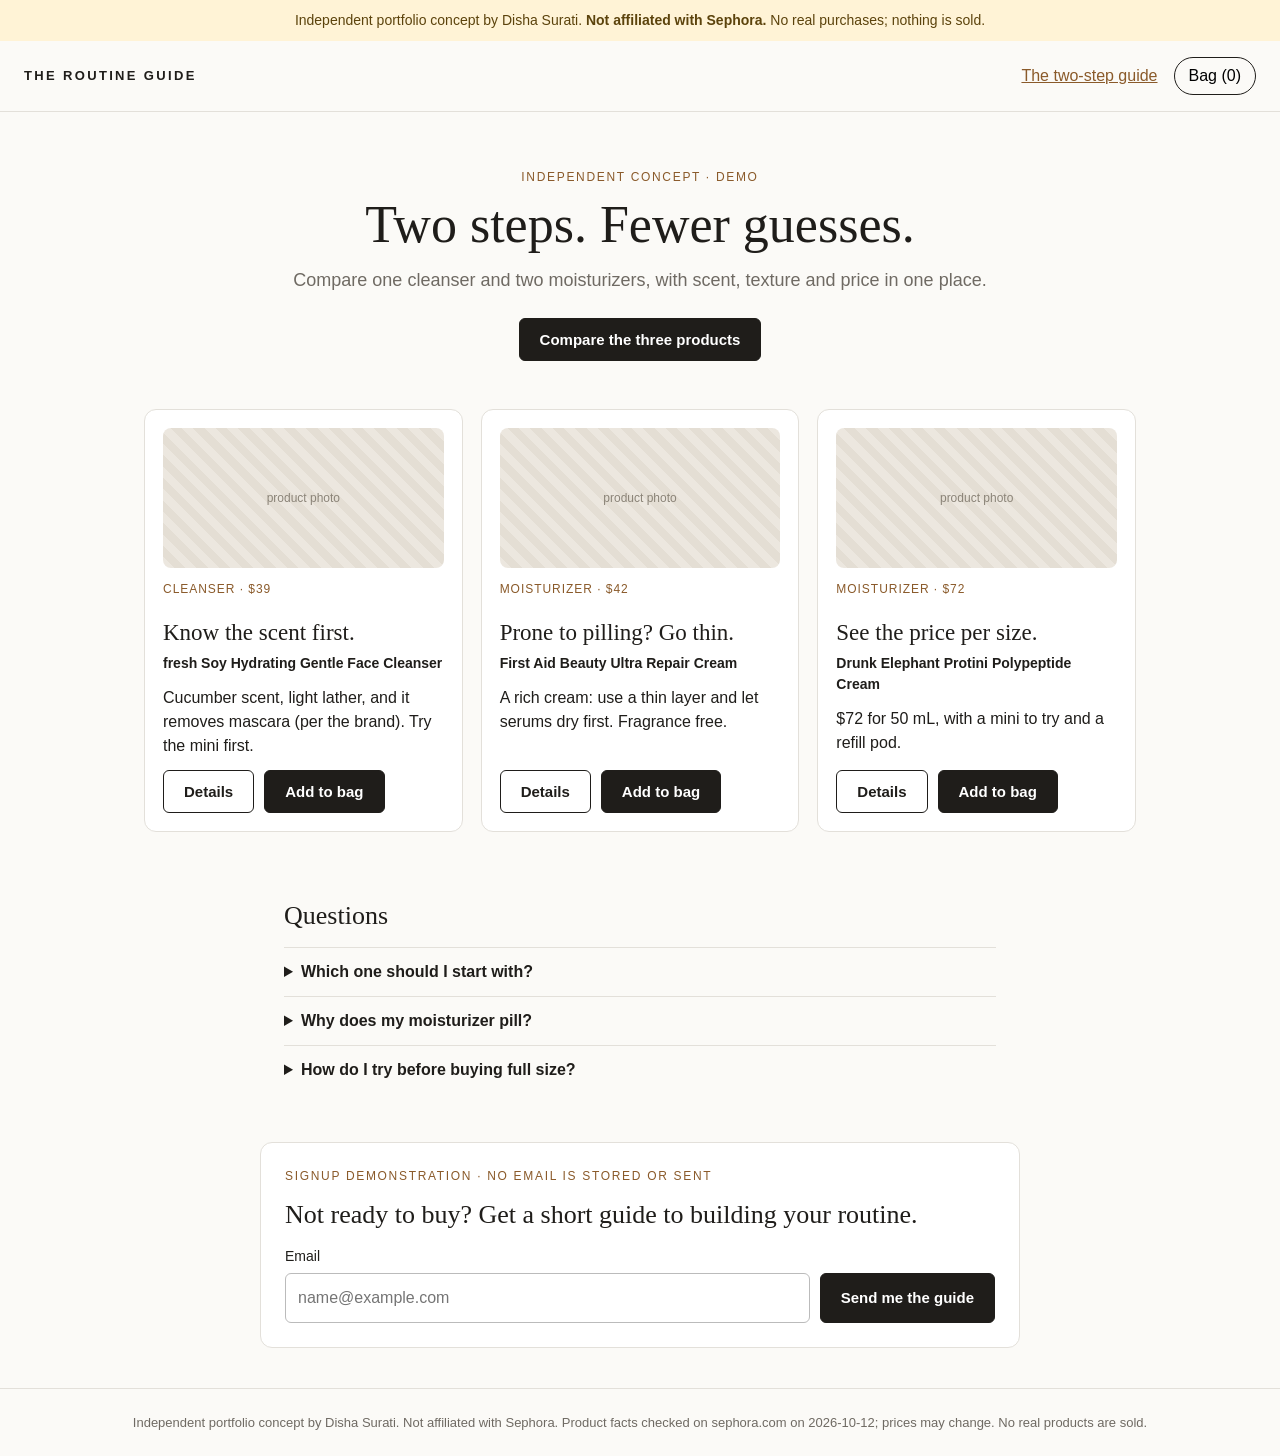
<file: index.html>
<!doctype html>
<html lang="en">
<head>
<meta charset="utf-8">
<meta name="viewport" content="width=device-width, initial-scale=1">
<!-- Google Tag Manager -->
<script>(function(w,d,s,l,i){w[l]=w[l]||[];w[l].push({'gtm.start':
new Date().getTime(),event:'gtm.js'});var f=d.getElementsByTagName(s)[0],
j=d.createElement(s),dl=l!='dataLayer'?'&l='+l:'';j.async=true;j.src=
'https://www.googletagmanager.com/gtm.js?id='+i+dl;f.parentNode.insertBefore(j,f);
})(window,document,'script','dataLayer','GTM-5GBKDSDX');</script>
<!-- End Google Tag Manager -->
<title>The Routine Guide | Independent demo</title>
<meta name="description" content="Independent portfolio demo: compare one cleanser and two moisturizers by scent, texture, skin type and price. Not affiliated with Sephora. No real purchases.">

<link rel="stylesheet" href="styles.css">
</head>
<body>
<!-- Google Tag Manager (noscript) -->
<noscript><iframe src="https://www.googletagmanager.com/ns.html?id=GTM-5GBKDSDX"
height="0" width="0" style="display:none;visibility:hidden"></iframe></noscript>
<!-- End Google Tag Manager (noscript) -->


<div class="disclosure" role="note">Independent portfolio concept by Disha Surati. <strong>Not affiliated with Sephora.</strong> No real purchases; nothing is sold.</div>

<header class="nav">
  <a class="brand" href="index.html">The Routine Guide</a>
  <nav><a href="guide.html">The two-step guide</a><button class="cart-btn" id="openCart" aria-label="Open bag">Bag (<span id="cartCount">0</span>)</button></nav>
</header>

<main id="landing">
  <section class="hero">
    <p class="eyebrow">Independent concept · demo</p>
    <h1>Two steps. Fewer guesses.</h1>
    <p class="lead">Compare one cleanser and two moisturizers, with scent, texture and price in one place.</p>
    <a class="btn" href="#products">Compare the three products</a>
  </section>

  <section id="products" class="products" aria-label="Products">
    <article class="card" data-id="P7880">
      <div class="ph" aria-hidden="true">product photo</div>
      <p class="kind">Cleanser · $39</p>
      <h2>Know the scent first.</h2>
      <p class="pname">fresh Soy Hydrating Gentle Face Cleanser</p>
      <p>Cucumber scent, light lather, and it removes mascara (per the brand). Try the mini first.</p>
      <div class="actions"><button class="btn ghost" data-action="details">Details</button><button class="btn" data-action="add">Add to bag</button></div>
    </article>
    <article class="card" data-id="P248407">
      <div class="ph" aria-hidden="true">product photo</div>
      <p class="kind">Moisturizer · $42</p>
      <h2>Prone to pilling? Go thin.</h2>
      <p class="pname">First Aid Beauty Ultra Repair Cream</p>
      <p>A rich cream: use a thin layer and let serums dry first. Fragrance free.</p>
      <div class="actions"><button class="btn ghost" data-action="details">Details</button><button class="btn" data-action="add">Add to bag</button></div>
    </article>
    <article class="card" data-id="P427421">
      <div class="ph" aria-hidden="true">product photo</div>
      <p class="kind">Moisturizer · $72</p>
      <h2>See the price per size.</h2>
      <p class="pname">Drunk Elephant Protini Polypeptide Cream</p>
      <p>$72 for 50 mL, with a mini to try and a refill pod.</p>
      <div class="actions"><button class="btn ghost" data-action="details">Details</button><button class="btn" data-action="add">Add to bag</button></div>
    </article>
  </section>

  <section class="faq" aria-label="Questions">
    <h2>Questions</h2>
    <details><summary>Which one should I start with?</summary><p>Start with the cleanser, then add one moisturizer that lists your skin type.</p></details>
    <details><summary>Why does my moisturizer pill?</summary><p>Some reviewers report it, especially over serums. Try a thinner layer and let each step dry.</p></details>
    <details><summary>How do I try before buying full size?</summary><p>Each product has a mini size: see it on the product page.</p></details>
  </section>

  <section class="signup" id="signup" aria-label="Email signup demonstration">
    <p class="eyebrow">Signup demonstration · no email is stored or sent</p>
    <h2>Not ready to buy? Get a short guide to building your routine.</h2>
    <form id="signupForm" novalidate>
      <label for="email">Email</label>
      <div class="row"><input id="email" name="email" type="email" autocomplete="off" placeholder="name@example.com"><button class="btn" type="submit">Send me the guide</button></div>
      <p class="error" id="emailError" role="alert" hidden>Please enter a valid email address, like name@example.com.</p>
    </form>
    <p class="success" id="signupSuccess" role="status" hidden>You're in. Your first routine tip is on its way. <span class="muted">(Demo: nothing was stored or sent.)</span></p>
  </section>
</main>

<!-- Product details -->
<div class="overlay" id="detailOverlay" hidden>
  <div class="panel" role="dialog" aria-modal="true" aria-labelledby="detailTitle">
    <button class="close" data-close aria-label="Close details">×</button>
    <div id="detailBody"></div>
  </div>
</div>

<!-- Bag -->
<div class="overlay" id="cartOverlay" hidden>
  <div class="panel" role="dialog" aria-modal="true" aria-labelledby="cartTitle">
    <button class="close" data-close aria-label="Close bag">×</button>
    <h2 id="cartTitle">Your bag</h2>
    <p class="muted" id="cartReminder">Your bag is saved. Still comparing? Scent and texture notes are on each product.</p>
    <ul id="cartList" class="cart-list"></ul>
    <p class="total">Total: <strong id="cartTotal">$0.00</strong></p>
    <button class="btn" id="checkoutBtn">Checkout (demo)</button>
  </div>
</div>

<!-- Mock checkout -->
<div class="overlay" id="checkoutOverlay" hidden>
  <div class="panel" role="dialog" aria-modal="true" aria-labelledby="coTitle">
    <button class="close" data-close aria-label="Close checkout">×</button>
    <h2 id="coTitle">Practice checkout</h2>
    <p class="notice">This is a demo. There are no payment fields, and no payment is collected.</p>
    <ul id="coList" class="cart-list"></ul>
    <p class="total">Total: <strong id="coTotal">$0.00</strong></p>
    <button class="btn" id="placeOrder">Place demo order</button>
  </div>
</div>

<!-- Confirmation -->
<div class="overlay" id="confirmOverlay" hidden>
  <div class="panel" role="dialog" aria-modal="true" aria-labelledby="okTitle">
    <button class="close" data-close aria-label="Close confirmation">×</button>
    <h2 id="okTitle">Demo order complete.</h2>
    <p>This is a practice checkout; no payment was collected.</p>
    <p class="muted">Test transaction ID: <code id="txnId"></code></p>
  </div>
</div>

<footer class="foot">Independent portfolio concept by Disha Surati. Not affiliated with Sephora. Product facts checked on sephora.com on 2026-10-12; prices may change. No real products are sold.</footer>
<script src="app.js"></script>
</body>
</html>
</file>
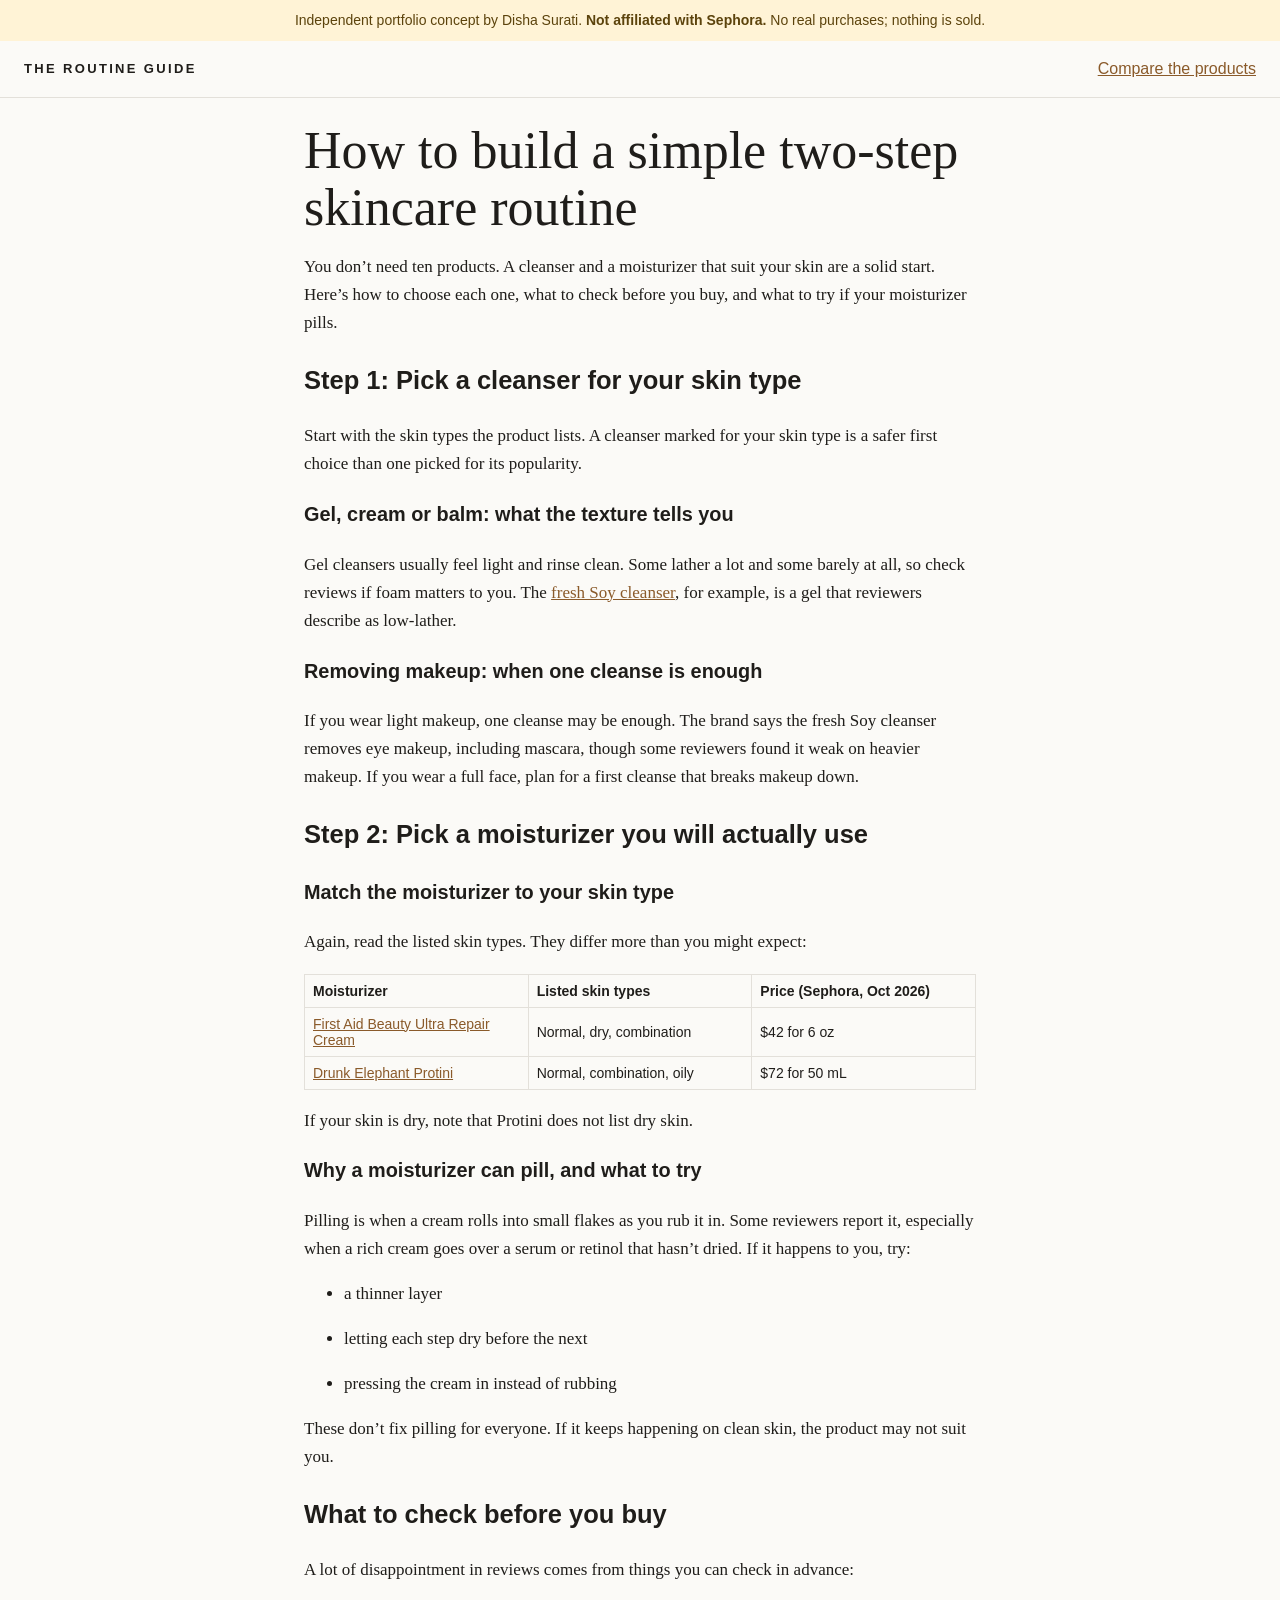
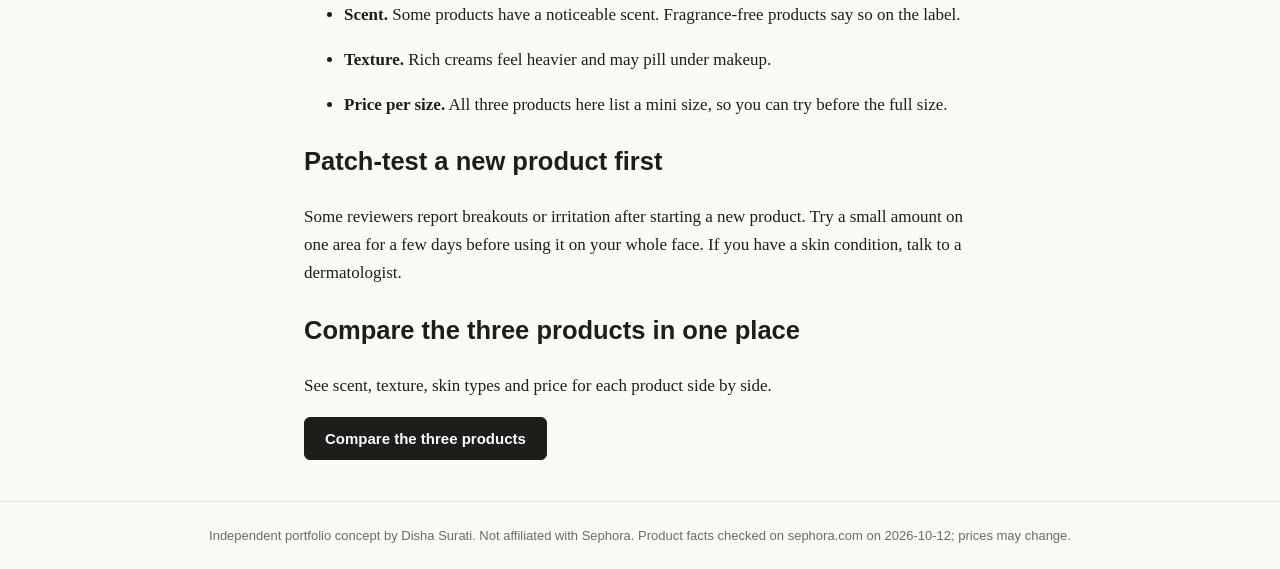
<file: guide.html>
<!doctype html><html lang="en"><head>
<meta charset="utf-8"><meta name="viewport" content="width=device-width, initial-scale=1">
<!-- Google Tag Manager -->
<script>(function(w,d,s,l,i){w[l]=w[l]||[];w[l].push({'gtm.start':
new Date().getTime(),event:'gtm.js'});var f=d.getElementsByTagName(s)[0],
j=d.createElement(s),dl=l!='dataLayer'?'&l='+l:'';j.async=true;j.src=
'https://www.googletagmanager.com/gtm.js?id='+i+dl;f.parentNode.insertBefore(j,f);
})(window,document,'script','dataLayer','GTM-5GBKDSDX');</script>
<!-- End Google Tag Manager -->
<title>How to Build a Simple Two-Step Skincare Routine | Guide</title>
<meta name="description" content="Start with a cleanser and a moisturizer. Learn how to pick each for your skin type, what to check before you buy, and what to try if a cream pills.">

<link rel="stylesheet" href="styles.css"><style>.article{max-width:720px;margin:0 auto;padding:24px;font-family:Georgia,serif;font-size:17px;line-height:1.65}.article h2,.article h3{font-family:Helvetica,Arial,sans-serif}.article table{border-collapse:collapse;width:100%;font:14px Helvetica,Arial}.article td,.article th{border:1px solid #e3e0da;padding:8px;text-align:left}.article .foot{display:none}</style></head>
<body>
<!-- Google Tag Manager (noscript) -->
<noscript><iframe src="https://www.googletagmanager.com/ns.html?id=GTM-5GBKDSDX"
height="0" width="0" style="display:none;visibility:hidden"></iframe></noscript>
<!-- End Google Tag Manager (noscript) -->
<div class="disclosure" role="note">Independent portfolio concept by Disha Surati. <strong>Not affiliated with Sephora.</strong> No real purchases; nothing is sold.</div>
<header class="nav"><a class="brand" href="index.html">The Routine Guide</a><nav><a href="index.html#products">Compare the products</a></nav></header>
<main class="article"><h1 id="how-to-build-a-simple-two-step-skincare-routine">How to build a
simple two-step skincare routine</h1>
<p>You don’t need ten products. A cleanser and a moisturizer that suit
your skin are a solid start. Here’s how to choose each one, what to
check before you buy, and what to try if your moisturizer pills.</p>
<h2 id="step-1-pick-a-cleanser-for-your-skin-type">Step 1: Pick a
cleanser for your skin type</h2>
<p>Start with the skin types the product lists. A cleanser marked for
your skin type is a safer first choice than one picked for its
popularity.</p>
<h3 id="gel-cream-or-balm-what-the-texture-tells-you">Gel, cream or
balm: what the texture tells you</h3>
<p>Gel cleansers usually feel light and rinse clean. Some lather a lot
and some barely at all, so check reviews if foam matters to you. The <a
href="index.html#products">fresh Soy cleanser</a>, for example,
is a gel that reviewers describe as low-lather.</p>
<h3 id="removing-makeup-when-one-cleanse-is-enough">Removing makeup:
when one cleanse is enough</h3>
<p>If you wear light makeup, one cleanse may be enough. The brand says
the fresh Soy cleanser removes eye makeup, including mascara, though
some reviewers found it weak on heavier makeup. If you wear a full face,
plan for a first cleanse that breaks makeup down.</p>
<h2 id="step-2-pick-a-moisturizer-you-will-actually-use">Step 2: Pick a
moisturizer you will actually use</h2>
<h3 id="match-the-moisturizer-to-your-skin-type">Match the moisturizer
to your skin type</h3>
<p>Again, read the listed skin types. They differ more than you might
expect:</p>
<table>
<colgroup>
<col style="width: 33%" />
<col style="width: 33%" />
<col style="width: 33%" />
</colgroup>
<thead>
<tr class="header">
<th>Moisturizer</th>
<th>Listed skin types</th>
<th>Price (Sephora, Oct 2026)</th>
</tr>
</thead>
<tbody>
<tr class="odd">
<td><a href="index.html#products">First Aid Beauty Ultra
Repair Cream</a></td>
<td>Normal, dry, combination</td>
<td>$42 for 6 oz</td>
</tr>
<tr class="even">
<td><a href="index.html#products">Drunk Elephant Protini</a></td>
<td>Normal, combination, oily</td>
<td>$72 for 50 mL</td>
</tr>
</tbody>
</table>
<p>If your skin is dry, note that Protini does not list dry skin.</p>
<h3 id="why-a-moisturizer-can-pill-and-what-to-try">Why a moisturizer
can pill, and what to try</h3>
<p>Pilling is when a cream rolls into small flakes as you rub it in.
Some reviewers report it, especially when a rich cream goes over a serum
or retinol that hasn’t dried. If it happens to you, try:</p>
<ul>
<li><p>a thinner layer</p></li>
<li><p>letting each step dry before the next</p></li>
<li><p>pressing the cream in instead of rubbing</p></li>
</ul>
<p>These don’t fix pilling for everyone. If it keeps happening on clean
skin, the product may not suit you.</p>
<h2 id="what-to-check-before-you-buy">What to check before you buy</h2>
<p>A lot of disappointment in reviews comes from things you can check in
advance:</p>
<ul>
<li><p><strong>Scent.</strong> Some products have a noticeable scent.
Fragrance-free products say so on the label.</p></li>
<li><p><strong>Texture.</strong> Rich creams feel heavier and may pill
under makeup.</p></li>
<li><p><strong>Price per size.</strong> All three products here list a
mini size, so you can try before the full size.</p></li>
</ul>
<h2 id="patch-test-a-new-product-first">Patch-test a new product
first</h2>
<p>Some reviewers report breakouts or irritation after starting a new
product. Try a small amount on one area for a few days before using it
on your whole face. If you have a skin condition, talk to a
dermatologist.</p>
<h2 id="compare-the-three-products-in-one-place">Compare the three
products in one place</h2>
<p>See scent, texture, skin types and price for each product side by
side.</p>
<p><a class="btn" href="index.html#products">Compare the three products</a></p>
<p class="foot">
Independent portfolio concept by Disha Surati. Not affiliated with
Sephora. Product facts checked on sephora.com on 2026-10-12; prices may
change.
</p>
</main>
<footer class="foot">Independent portfolio concept by Disha Surati. Not affiliated with Sephora. Product facts checked on sephora.com on 2026-10-12; prices may change.</footer></body></html>
</file>
<file: styles.css>
:root{--ink:#1f1d1a;--paper:#fbfaf7;--line:#e3e0da;--accent:#8a5a2a;--muted:#6f6a63}
*{box-sizing:border-box}
body{margin:0;background:var(--paper);color:var(--ink);font-family:-apple-system,Helvetica,Arial,sans-serif;line-height:1.5}
a{color:var(--accent)}
.disclosure{background:#fff3d6;color:#5c430c;text-align:center;font-size:14px;padding:10px 16px}
.nav{display:flex;justify-content:space-between;align-items:center;padding:16px 24px;border-bottom:1px solid var(--line);gap:12px;flex-wrap:wrap}
.brand{font-weight:700;letter-spacing:.18em;text-transform:uppercase;font-size:13px;color:var(--ink);text-decoration:none}
.nav nav{display:flex;gap:16px;align-items:center}
.cart-btn{background:none;border:1px solid var(--ink);border-radius:999px;padding:6px 14px;font:inherit;cursor:pointer}
.hero{max-width:760px;margin:0 auto;padding:56px 24px 32px;text-align:center}
.eyebrow{font-size:12px;letter-spacing:.14em;text-transform:uppercase;color:var(--accent);margin:0 0 10px}
h1{font-family:Georgia,serif;font-weight:normal;font-size:clamp(34px,6vw,52px);line-height:1.1;margin:0 0 14px}
.lead{font-size:18px;color:var(--muted);margin:0 0 24px}
.btn{display:inline-block;background:var(--ink);color:#fff;border:1px solid var(--ink);border-radius:6px;padding:12px 20px;font:600 15px Helvetica,Arial,sans-serif;text-decoration:none;cursor:pointer}
.btn.ghost{background:transparent;color:var(--ink)}
.btn:focus-visible,.cart-btn:focus-visible,summary:focus-visible,input:focus-visible,.close:focus-visible{outline:3px solid #c98a3a;outline-offset:2px}
.products{display:grid;grid-template-columns:repeat(auto-fit,minmax(240px,1fr));gap:18px;max-width:1040px;margin:0 auto;padding:16px 24px 40px}
.card{background:#fff;border:1px solid var(--line);border-radius:12px;padding:18px;display:flex;flex-direction:column}
.ph{height:140px;border-radius:8px;background:repeating-linear-gradient(45deg,#ece7df,#ece7df 8px,#e4ded4 8px,#e4ded4 16px);display:flex;align-items:center;justify-content:center;color:#8b8478;font-size:12px;margin-bottom:12px}
.kind{font-size:12px;letter-spacing:.08em;text-transform:uppercase;color:var(--accent);margin:0}
.card h2{font-family:Georgia,serif;font-weight:normal;font-size:23px;margin:6px 0 2px}
.pname{font-weight:600;font-size:14px;margin:0 0 6px}
.card p{margin:0 0 12px}
.actions{margin-top:auto;display:flex;gap:10px;flex-wrap:wrap}
.faq,.signup{max-width:760px;margin:0 auto;padding:24px}
.faq h2,.signup h2{font-family:Georgia,serif;font-weight:normal;font-size:26px;margin:0 0 12px}
details{border-top:1px solid var(--line);padding:12px 0}
summary{cursor:pointer;font-weight:600}
.signup{background:#fff;border:1px solid var(--line);border-radius:12px;margin:24px auto 40px}
.row{display:flex;gap:10px;flex-wrap:wrap}
label{display:block;font-size:14px;margin-bottom:6px}
input{flex:1;min-width:200px;padding:12px;border:1px solid #bbb;border-radius:6px;font:inherit}
.error{color:#a12a1b;margin:8px 0 0}
.success{color:#1d6b38;font-weight:600}
.muted{color:var(--muted);font-weight:normal}
.overlay{position:fixed;inset:0;background:rgba(20,18,15,.5);display:flex;align-items:center;justify-content:center;padding:16px;z-index:10}
.overlay[hidden]{display:none}
.panel{background:#fff;border-radius:12px;max-width:520px;width:100%;max-height:90vh;overflow:auto;padding:26px;position:relative}
.panel h2{font-family:Georgia,serif;font-weight:normal;margin-top:0}
.close{position:absolute;top:10px;right:12px;background:none;border:0;font-size:26px;cursor:pointer;line-height:1}
.cart-list{list-style:none;padding:0;margin:0 0 12px}
.cart-list li{display:flex;justify-content:space-between;gap:12px;border-bottom:1px solid var(--line);padding:8px 0}
.notice{background:#fff3d6;padding:10px;border-radius:6px;font-size:14px}
.tips{background:var(--paper);border-left:3px solid #c9b79f;padding:10px 14px;margin:12px 0}
.foot{font-size:13px;color:var(--muted);text-align:center;padding:24px;border-top:1px solid var(--line)}
@media (max-width:520px){.nav{padding:12px 16px}.hero{padding-top:36px}.products,.faq{padding-left:16px;padding-right:16px}.signup{margin-left:16px;margin-right:16px}}
</file>
